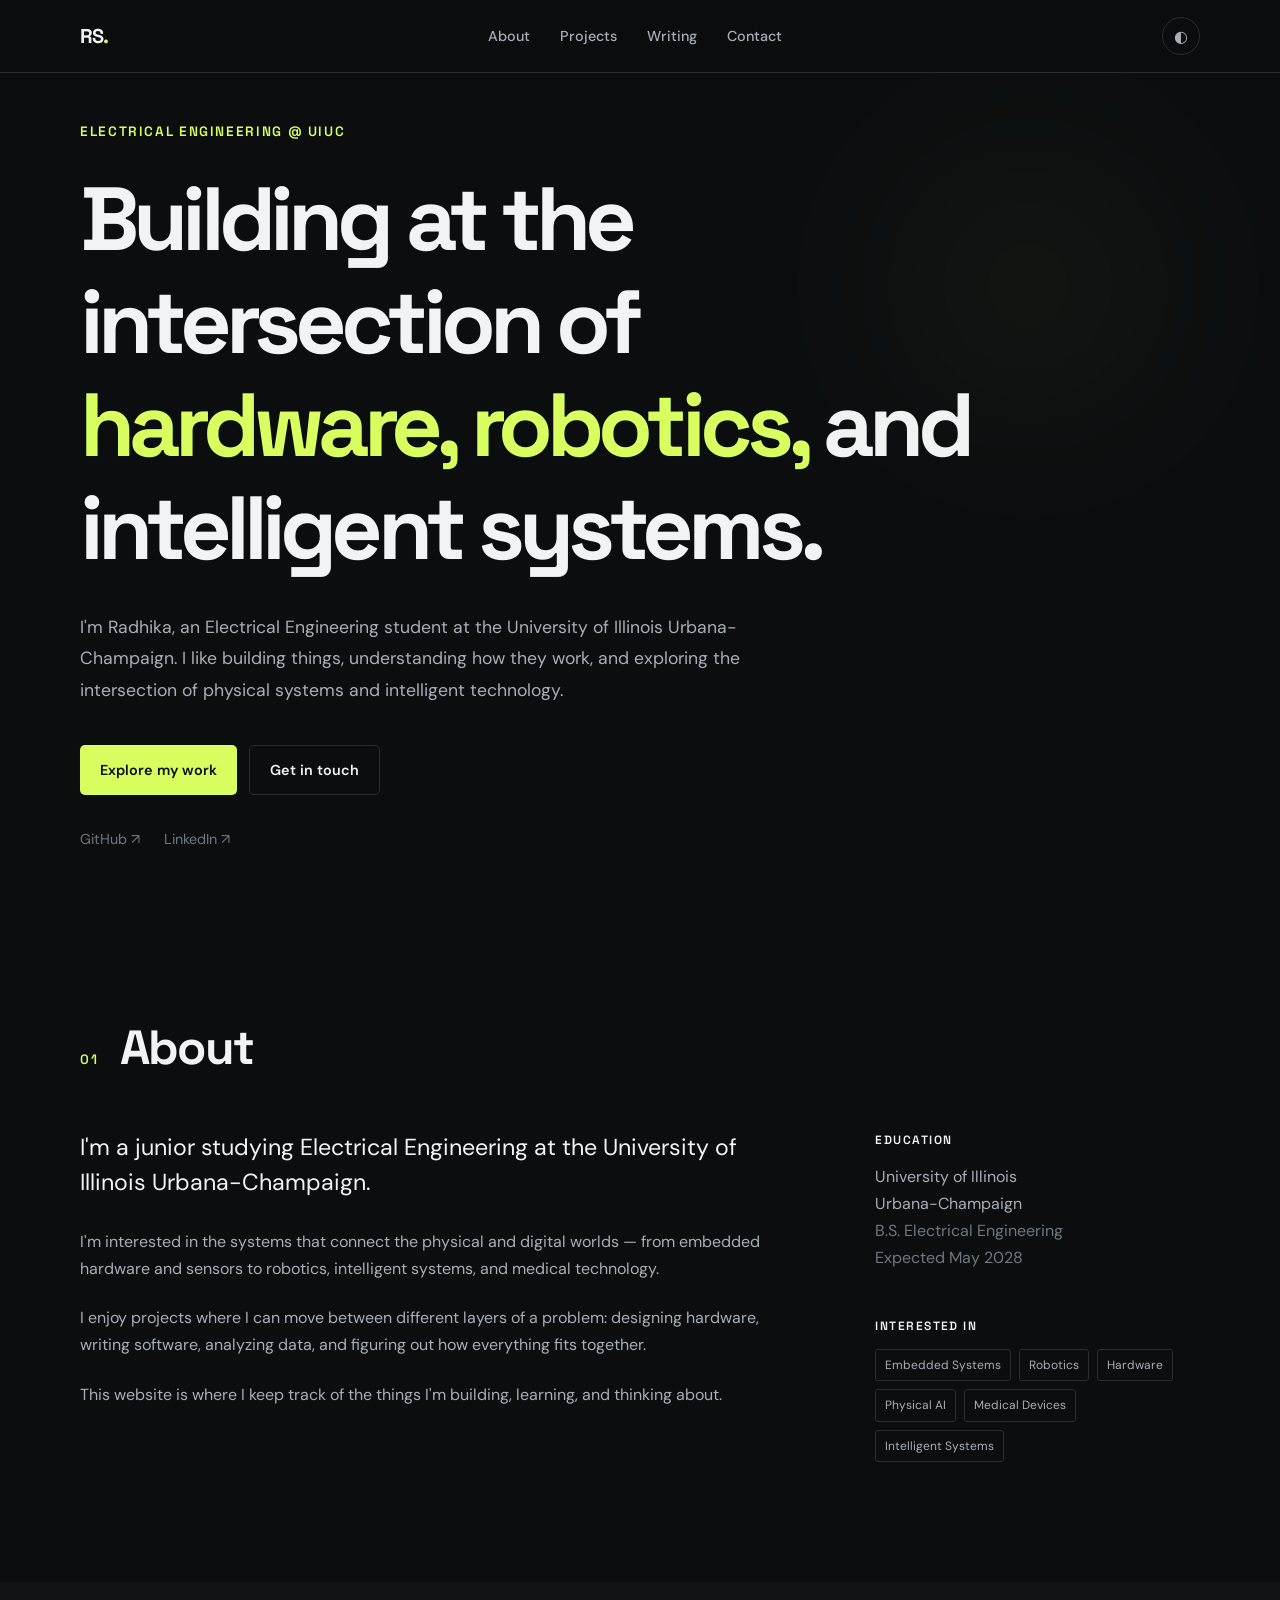
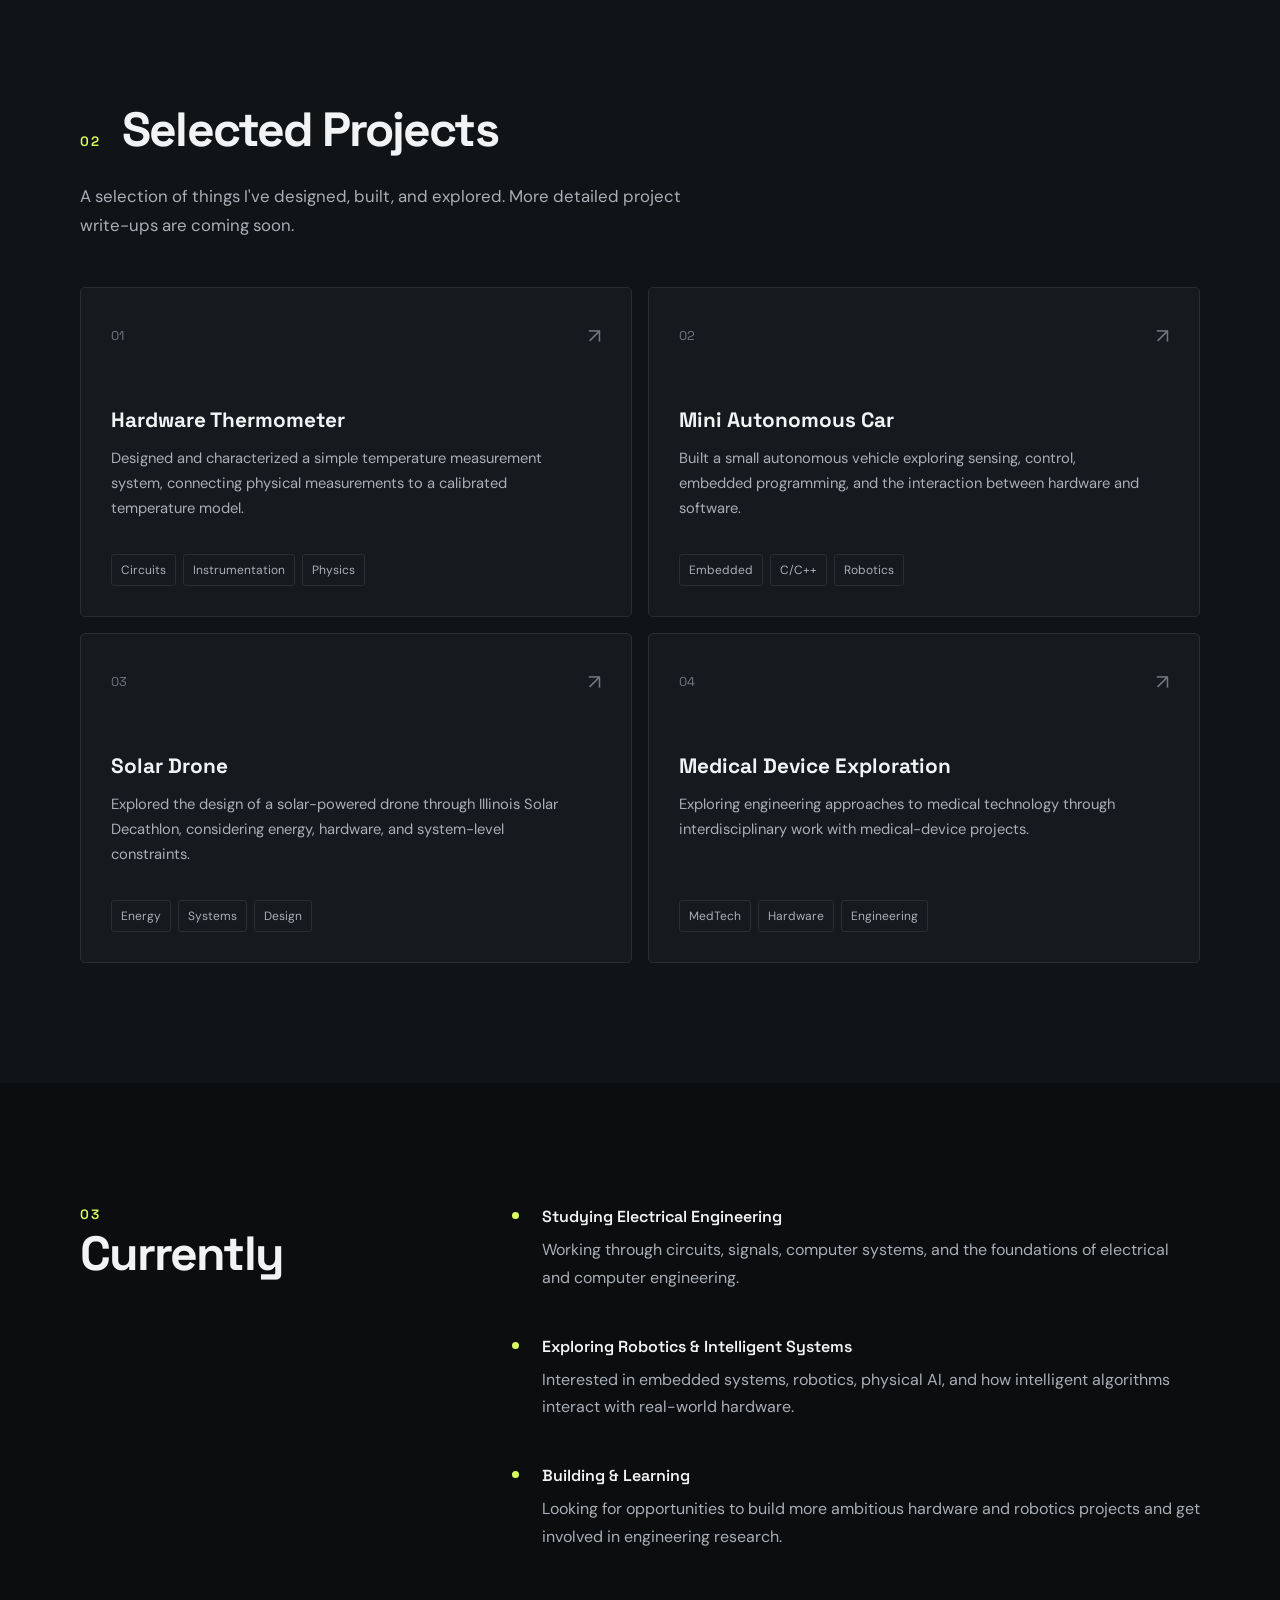
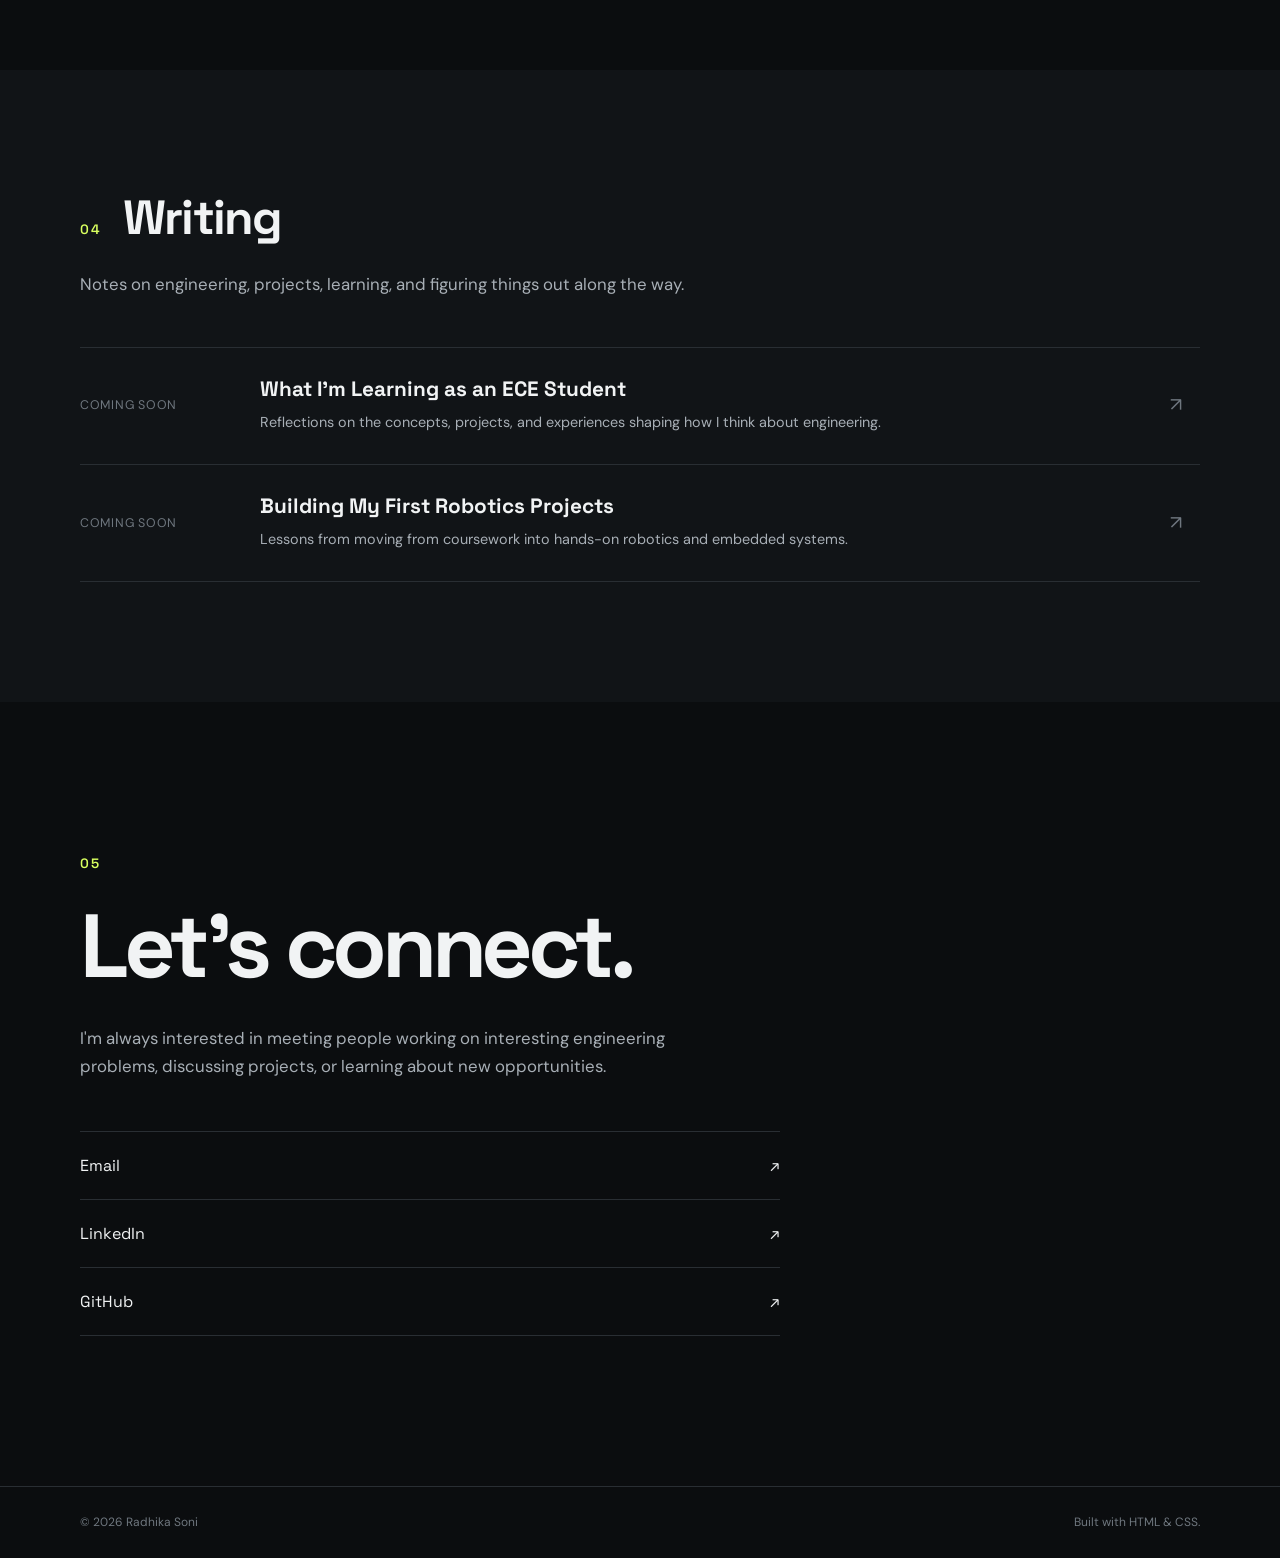
<file: index.html>
<!DOCTYPE html>
<html lang="en">
<head>
    <meta charset="UTF-8">
    <meta name="viewport" content="width=device-width, initial-scale=1.0">

    <title>Radhika Soni | Electrical Engineering</title>
    <meta
        name="description"
        content="Radhika Soni — Electrical Engineering student at the University of Illinois Urbana-Champaign interested in hardware, robotics, embedded systems, and intelligent systems."
    >

    <link rel="stylesheet" href="style.css">

    <!-- Optional: Inter font -->
    <link rel="preconnect" href="https://fonts.googleapis.com">
    <link rel="preconnect" href="https://fonts.gstatic.com" crossorigin>
    <link
        href="https://fonts.googleapis.com/css2?family=DM+Sans:wght@400;500;600;700&family=Space+Grotesk:wght@400;500;600;700&display=swap"
        rel="stylesheet"
    >
</head>

<body>

    <!-- ==================== NAVIGATION ==================== -->

    <header class="navbar">
        <div class="nav-container">

            <a href="#home" class="logo">RS<span>.</span></a>

            <nav class="nav-links">
                <a href="#about">About</a>
                <a href="#projects">Projects</a>
                <a href="#writing">Writing</a>
                <a href="#contact">Contact</a>
            </nav>

            <button
                id="theme-toggle"
                class="theme-toggle"
                aria-label="Toggle dark mode"
                title="Toggle dark mode"
            >
                ◐
            </button>

        </div>
    </header>


    <main>

        <!-- ==================== HERO ==================== -->

        <section id="home" class="hero">
            <div class="container">

                <p class="eyebrow">Electrical Engineering @ UIUC</p>

                <h1>
                    Building at the intersection of
                    <span>hardware, robotics,</span>
                    and intelligent systems.
                </h1>

                <p class="hero-description">
                    I'm Radhika, an Electrical Engineering student at the
                    University of Illinois Urbana-Champaign. I like building
                    things, understanding how they work, and exploring the
                    intersection of physical systems and intelligent technology.
                </p>

                <div class="hero-buttons">
                    <a href="#projects" class="button button-primary">
                        Explore my work
                    </a>

                    <a href="#contact" class="button button-secondary">
                        Get in touch
                    </a>
                </div>

                <div class="hero-links">
                    <a
                        href="https://github.com/radhikas0ni"
                        target="_blank"
                        rel="noopener noreferrer"
                    >
                        GitHub ↗
                    </a>

                    <a
                        href="https://www.linkedin.com/in/radhikasoni1"
                        target="_blank"
                        rel="noopener noreferrer"
                    >
                        LinkedIn ↗
                    </a>
                </div>

            </div>
        </section>


        <!-- ==================== ABOUT ==================== -->

        <section id="about" class="section">
            <div class="container">

                <div class="section-header">
                    <p class="section-number">01</p>
                    <h2>About</h2>
                </div>

                <div class="about-grid">

                    <div class="about-main">

                        <p class="large-text">
                            I'm a junior studying Electrical Engineering at the
                            University of Illinois Urbana-Champaign.
                        </p>

                        <p>
                            I'm interested in the systems that connect the
                            physical and digital worlds — from embedded hardware
                            and sensors to robotics, intelligent systems, and
                            medical technology.
                        </p>

                        <p>
                            I enjoy projects where I can move between different
                            layers of a problem: designing hardware, writing
                            software, analyzing data, and figuring out how
                            everything fits together.
                        </p>

                        <p>
                            This website is where I keep track of the things
                            I'm building, learning, and thinking about.
                        </p>

                    </div>


                    <div class="about-sidebar">

                        <div class="info-block">
                            <p class="info-label">Education</p>
                            <p>
                                University of Illinois<br>
                                Urbana-Champaign
                            </p>
                            <p class="muted">
                                B.S. Electrical Engineering<br>
                                Expected May 2028
                            </p>
                        </div>

                        <div class="info-block">
                            <p class="info-label">Interested in</p>

                            <div class="tag-list">
                                <span>Embedded Systems</span>
                                <span>Robotics</span>
                                <span>Hardware</span>
                                <span>Physical AI</span>
                                <span>Medical Devices</span>
                                <span>Intelligent Systems</span>
                            </div>
                        </div>

                    </div>

                </div>

            </div>
        </section>


        <!-- ==================== PROJECTS ==================== -->

        <section id="projects" class="section section-alt">
            <div class="container">

                <div class="section-header">
                    <p class="section-number">02</p>
                    <h2>Selected Projects</h2>
                </div>

                <p class="section-intro">
                    A selection of things I've designed, built, and explored.
                    More detailed project write-ups are coming soon.
                </p>


                <div class="projects-grid">

                    <!-- PROJECT 1 -->

                    <article class="project-card">

                        <div class="project-top">
                            <span class="project-number">01</span>

                            <a
                                href="#"
                                class="project-arrow"
                                aria-label="View project"
                            >
                                ↗
                            </a>
                        </div>

                        <h3>Hardware Thermometer</h3>

                        <p>
                            Designed and characterized a simple temperature
                            measurement system, connecting physical measurements
                            to a calibrated temperature model.
                        </p>

                        <div class="project-tags">
                            <span>Circuits</span>
                            <span>Instrumentation</span>
                            <span>Physics</span>
                        </div>

                    </article>


                    <!-- PROJECT 2 -->

                    <article class="project-card">

                        <div class="project-top">
                            <span class="project-number">02</span>

                            <a
                                href="#"
                                class="project-arrow"
                                aria-label="View project"
                            >
                                ↗
                            </a>
                        </div>

                        <h3>Mini Autonomous Car</h3>

                        <p>
                            Built a small autonomous vehicle exploring sensing,
                            control, embedded programming, and the interaction
                            between hardware and software.
                        </p>

                        <div class="project-tags">
                            <span>Embedded</span>
                            <span>C/C++</span>
                            <span>Robotics</span>
                        </div>

                    </article>


                    <!-- PROJECT 3 -->

                    <article class="project-card">

                        <div class="project-top">
                            <span class="project-number">03</span>

                            <a
                                href="#"
                                class="project-arrow"
                                aria-label="View project"
                            >
                                ↗
                            </a>
                        </div>

                        <h3>Solar Drone</h3>

                        <p>
                            Explored the design of a solar-powered drone through
                            Illinois Solar Decathlon, considering energy,
                            hardware, and system-level constraints.
                        </p>

                        <div class="project-tags">
                            <span>Energy</span>
                            <span>Systems</span>
                            <span>Design</span>
                        </div>

                    </article>


                    <!-- PROJECT 4 -->

                    <article class="project-card">

                        <div class="project-top">
                            <span class="project-number">04</span>

                            <a
                                href="#"
                                class="project-arrow"
                                aria-label="View project"
                            >
                                ↗
                            </a>
                        </div>

                        <h3>Medical Device Exploration</h3>

                        <p>
                            Exploring engineering approaches to medical
                            technology through interdisciplinary work with
                            medical-device projects.
                        </p>

                        <div class="project-tags">
                            <span>MedTech</span>
                            <span>Hardware</span>
                            <span>Engineering</span>
                        </div>

                    </article>

                </div>

            </div>
        </section>


        <!-- ==================== CURRENTLY ==================== -->

        <section class="section">
            <div class="container">

                <div class="currently-grid">

                    <div>
                        <p class="section-number">03</p>
                        <h2>Currently</h2>
                    </div>

                    <div class="currently-content">

                        <div class="current-item">
                            <span class="current-dot"></span>

                            <div>
                                <p class="current-title">
                                    Studying Electrical Engineering
                                </p>

                                <p>
                                    Working through circuits, signals,
                                    computer systems, and the foundations of
                                    electrical and computer engineering.
                                </p>
                            </div>
                        </div>


                        <div class="current-item">
                            <span class="current-dot"></span>

                            <div>
                                <p class="current-title">
                                    Exploring Robotics & Intelligent Systems
                                </p>

                                <p>
                                    Interested in embedded systems, robotics,
                                    physical AI, and how intelligent algorithms
                                    interact with real-world hardware.
                                </p>
                            </div>
                        </div>


                        <div class="current-item">
                            <span class="current-dot"></span>

                            <div>
                                <p class="current-title">
                                    Building & Learning
                                </p>

                                <p>
                                    Looking for opportunities to build more
                                    ambitious hardware and robotics projects
                                    and get involved in engineering research.
                                </p>
                            </div>
                        </div>

                    </div>

                </div>

            </div>
        </section>


        <!-- ==================== WRITING ==================== -->

        <section id="writing" class="section section-alt">
            <div class="container">

                <div class="section-header">
                    <p class="section-number">04</p>
                    <h2>Writing</h2>
                </div>

                <p class="section-intro">
                    Notes on engineering, projects, learning, and figuring
                    things out along the way.
                </p>


                <div class="writing-list">

                    <article class="writing-item">

                        <div class="writing-date">
                            Coming soon
                        </div>

                        <div>
                            <h3>
                                What I'm Learning as an ECE Student
                            </h3>

                            <p>
                                Reflections on the concepts, projects, and
                                experiences shaping how I think about
                                engineering.
                            </p>
                        </div>

                        <span class="writing-arrow">↗</span>

                    </article>


                    <article class="writing-item">

                        <div class="writing-date">
                            Coming soon
                        </div>

                        <div>
                            <h3>
                                Building My First Robotics Projects
                            </h3>

                            <p>
                                Lessons from moving from coursework into
                                hands-on robotics and embedded systems.
                            </p>
                        </div>

                        <span class="writing-arrow">↗</span>

                    </article>

                </div>

            </div>
        </section>


        <!-- ==================== CONTACT ==================== -->

        <section id="contact" class="section contact-section">
            <div class="container">

                <p class="section-number">05</p>

                <h2>Let's connect.</h2>

                <p class="contact-description">
                    I'm always interested in meeting people working on
                    interesting engineering problems, discussing projects,
                    or learning about new opportunities.
                </p>

                <div class="contact-links">

                    <a
                        href="mailto:YOUR_EMAIL@example.com"
                        class="contact-link"
                    >
                        <span>Email</span>
                        <span>↗</span>
                    </a>

                    <a
                        href="https://www.linkedin.com/in/radhikasoni1"
                        target="_blank"
                        rel="noopener noreferrer"
                        class="contact-link"
                    >
                        <span>LinkedIn</span>
                        <span>↗</span>
                    </a>

                    <a
                        href="https://github.com/radhikas0ni"
                        target="_blank"
                        rel="noopener noreferrer"
                        class="contact-link"
                    >
                        <span>GitHub</span>
                        <span>↗</span>
                    </a>

                </div>

            </div>
        </section>

    </main>


    <!-- ==================== FOOTER ==================== -->

    <footer>
        <div class="container footer-content">

            <p>
                © 2026 Radhika Soni
            </p>

            <p>
                Built with HTML & CSS.
            </p>

        </div>
    </footer>


    <!-- ==================== JAVASCRIPT ==================== -->

    <script>
        const themeToggle = document.getElementById("theme-toggle");

        const savedTheme = localStorage.getItem("theme");

        if (savedTheme === "light") {
            document.body.classList.add("light-mode");
        }

        themeToggle.addEventListener("click", () => {
            document.body.classList.toggle("light-mode");

            const isLight =
                document.body.classList.contains("light-mode");

            localStorage.setItem(
                "theme",
                isLight ? "light" : "dark"
            );
        });
    </script>

</body>
</html>
</file>
<file: style.css>
/* =========================================================
   ROOT / VARIABLES
   ========================================================= */

:root {
    --background: #0b0d0f;
    --background-alt: #111417;
    --surface: #161a1e;

    --text: #f1f3f4;
    --text-secondary: #a8afb6;
    --text-muted: #6f777f;

    --border: #292e33;

    --accent: #d8ff5f;
    --accent-dark: #aeca3d;

    --max-width: 1120px;

    --font-body: "DM Sans", sans-serif;
    --font-heading: "Space Grotesk", sans-serif;

    --transition: 180ms ease;
}


/* =========================================================
   LIGHT MODE
   ========================================================= */

body.light-mode {
    --background: #f7f7f5;
    --background-alt: #ededeb;
    --surface: #ffffff;

    --text: #141619;
    --text-secondary: #555b61;
    --text-muted: #7b8186;

    --border: #dcdedb;

    --accent: #5c7600;
    --accent-dark: #435700;
}


/* =========================================================
   RESET
   ========================================================= */

* {
    margin: 0;
    padding: 0;
    box-sizing: border-box;
}

html {
    scroll-behavior: smooth;
    scroll-padding-top: 90px;
}

body {
    background: var(--background);
    color: var(--text);

    font-family: var(--font-body);
    font-size: 16px;
    line-height: 1.7;

    transition:
        background var(--transition),
        color var(--transition);
}

a {
    color: inherit;
    text-decoration: none;
}

button {
    font-family: inherit;
}

::selection {
    background: var(--accent);
    color: #000;
}


/* =========================================================
   GLOBAL
   ========================================================= */

.container {
    width: min(
        calc(100% - 48px),
        var(--max-width)
    );

    margin: 0 auto;
}

.section {
    padding: 120px 0;
}

.section-alt {
    background: var(--background-alt);
}

.section-header {
    display: flex;
    align-items: baseline;
    gap: 22px;

    margin-bottom: 55px;
}

.section-number {
    color: var(--accent);

    font-family: var(--font-heading);
    font-size: 0.85rem;
    font-weight: 600;

    letter-spacing: 0.12em;
}

h1,
h2,
h3 {
    font-family: var(--font-heading);
    line-height: 1.15;
}

h2 {
    font-size: clamp(2rem, 4vw, 3rem);
    letter-spacing: -0.04em;
}

h3 {
    font-size: 1.3rem;
}

p {
    color: var(--text-secondary);
}

.muted {
    color: var(--text-muted);
}


/* =========================================================
   NAVBAR
   ========================================================= */

.navbar {
    position: fixed;
    z-index: 1000;

    top: 0;
    left: 0;

    width: 100%;

    background: color-mix(
        in srgb,
        var(--background) 88%,
        transparent
    );

    backdrop-filter: blur(14px);

    border-bottom: 1px solid var(--border);
}

.nav-container {
    width: min(
        calc(100% - 48px),
        var(--max-width)
    );

    height: 72px;

    margin: 0 auto;

    display: flex;
    align-items: center;
    justify-content: space-between;
}

.logo {
    font-family: var(--font-heading);
    font-size: 1.25rem;
    font-weight: 700;
    letter-spacing: -0.04em;
}

.logo span {
    color: var(--accent);
}

.nav-links {
    display: flex;
    align-items: center;
    gap: 30px;
}

.nav-links a {
    color: var(--text-secondary);

    font-size: 0.9rem;
    font-weight: 500;

    transition: color var(--transition);
}

.nav-links a:hover {
    color: var(--text);
}

.theme-toggle {
    width: 38px;
    height: 38px;

    border: 1px solid var(--border);
    border-radius: 50%;

    background: transparent;
    color: var(--text-secondary);

    cursor: pointer;

    font-size: 1rem;

    transition:
        border-color var(--transition),
        color var(--transition),
        transform var(--transition);
}

.theme-toggle:hover {
    color: var(--text);
    border-color: var(--text-muted);
    transform: rotate(20deg);
}


/* =========================================================
   HERO
   ========================================================= */

.hero {
    min-height: 100vh;

    display: flex;
    align-items: center;

    padding-top: 72px;

    position: relative;
}

.hero::before {
    content: "";

    position: absolute;

    top: 15%;
    right: 8%;

    width: 300px;
    height: 300px;

    background: var(--accent);

    opacity: 0.035;

    border-radius: 50%;

    filter: blur(90px);

    pointer-events: none;
}

.eyebrow {
    margin-bottom: 24px;

    color: var(--accent);

    font-family: var(--font-heading);
    font-size: 0.85rem;
    font-weight: 600;

    letter-spacing: 0.12em;
    text-transform: uppercase;
}

.hero h1 {
    max-width: 900px;

    font-size: clamp(
        3.2rem,
        7vw,
        6.3rem
    );

    letter-spacing: -0.065em;
}

.hero h1 span {
    color: var(--accent);
}

.hero-description {
    max-width: 680px;

    margin-top: 32px;

    font-size: 1.1rem;
    line-height: 1.8;
}

.hero-buttons {
    display: flex;
    flex-wrap: wrap;

    gap: 12px;

    margin-top: 38px;
}

.button {
    display: inline-flex;

    align-items: center;
    justify-content: center;

    padding: 12px 20px;

    border-radius: 5px;

    font-size: 0.9rem;
    font-weight: 600;

    transition:
        transform var(--transition),
        background var(--transition),
        border-color var(--transition);
}

.button:hover {
    transform: translateY(-2px);
}

.button-primary {
    background: var(--accent);
    color: #0a0c0d;
}

.button-primary:hover {
    background: var(--accent-dark);
}

.button-secondary {
    border: 1px solid var(--border);
    color: var(--text);
}

.button-secondary:hover {
    border-color: var(--text-muted);
}

.hero-links {
    display: flex;
    gap: 24px;

    margin-top: 32px;
}

.hero-links a {
    color: var(--text-muted);

    font-size: 0.9rem;

    transition: color var(--transition);
}

.hero-links a:hover {
    color: var(--accent);
}


/* =========================================================
   ABOUT
   ========================================================= */

.about-grid {
    display: grid;

    grid-template-columns:
        minmax(0, 1.5fr)
        minmax(260px, 0.7fr);

    gap: 100px;
}

.about-main p {
    max-width: 680px;

    margin-bottom: 22px;
}

.about-main .large-text {
    color: var(--text);

    font-size: 1.45rem;
    line-height: 1.5;

    margin-bottom: 28px;
}

.about-sidebar {
    display: flex;
    flex-direction: column;

    gap: 45px;
}

.info-label {
    margin-bottom: 12px;

    color: var(--text);

    font-family: var(--font-heading);
    font-size: 0.75rem;
    font-weight: 600;

    letter-spacing: 0.12em;
    text-transform: uppercase;
}

.tag-list {
    display: flex;
    flex-wrap: wrap;

    gap: 8px;
}

.tag-list span,
.project-tags span {
    padding: 5px 9px;

    border: 1px solid var(--border);
    border-radius: 3px;

    color: var(--text-secondary);

    font-size: 0.75rem;
}


/* =========================================================
   PROJECTS
   ========================================================= */

.section-intro {
    max-width: 620px;

    margin-top: -30px;
    margin-bottom: 48px;

    font-size: 1.05rem;
}

.projects-grid {
    display: grid;

    grid-template-columns:
        repeat(2, minmax(0, 1fr));

    gap: 16px;
}

.project-card {
    min-height: 330px;

    padding: 30px;

    display: flex;
    flex-direction: column;

    background: var(--surface);

    border: 1px solid var(--border);
    border-radius: 5px;

    transition:
        transform var(--transition),
        border-color var(--transition);
}

.project-card:hover {
    transform: translateY(-4px);
    border-color: var(--text-muted);
}

.project-top {
    display: flex;

    align-items: center;
    justify-content: space-between;

    margin-bottom: 55px;
}

.project-number {
    color: var(--text-muted);

    font-family: var(--font-heading);
    font-size: 0.8rem;
}

.project-arrow {
    color: var(--text-muted);

    font-size: 1.3rem;

    transition:
        color var(--transition),
        transform var(--transition);
}

.project-card:hover .project-arrow {
    color: var(--accent);
    transform: translate(3px, -3px);
}

.project-card h3 {
    margin-bottom: 14px;
}

.project-card > p {
    max-width: 470px;

    font-size: 0.92rem;
}

.project-tags {
    display: flex;
    flex-wrap: wrap;

    gap: 7px;

    margin-top: auto;
    padding-top: 28px;
}


/* =========================================================
   CURRENTLY
   ========================================================= */

.currently-grid {
    display: grid;

    grid-template-columns: 0.65fr 1.35fr;

    gap: 100px;
}

.currently-content {
    display: flex;
    flex-direction: column;

    gap: 42px;
}

.current-item {
    display: grid;

    grid-template-columns: 10px 1fr;

    gap: 20px;
}

.current-dot {
    width: 7px;
    height: 7px;

    margin-top: 9px;

    border-radius: 50%;

    background: var(--accent);
}

.current-title {
    margin-bottom: 6px;

    color: var(--text);

    font-family: var(--font-heading);
    font-weight: 600;
}


/* =========================================================
   WRITING
   ========================================================= */

.writing-list {
    border-top: 1px solid var(--border);
}

.writing-item {
    display: grid;

    grid-template-columns: 150px 1fr 30px;

    align-items: center;

    gap: 30px;

    padding: 30px 0;

    border-bottom: 1px solid var(--border);

    transition: padding var(--transition);
}

.writing-item:hover {
    padding-left: 8px;
}

.writing-date {
    color: var(--text-muted);

    font-size: 0.78rem;
    text-transform: uppercase;
    letter-spacing: 0.06em;
}

.writing-item h3 {
    margin-bottom: 8px;
}

.writing-item p {
    max-width: 650px;

    font-size: 0.9rem;
}

.writing-arrow {
    color: var(--text-muted);

    font-size: 1.2rem;

    transition: color var(--transition);
}

.writing-item:hover .writing-arrow {
    color: var(--accent);
}


/* =========================================================
   CONTACT
   ========================================================= */

.contact-section {
    padding-top: 150px;
    padding-bottom: 150px;
}

.contact-section h2 {
    max-width: 700px;

    margin-top: 20px;

    font-size: clamp(
        3rem,
        7vw,
        6rem
    );

    letter-spacing: -0.06em;
}

.contact-description {
    max-width: 600px;

    margin-top: 25px;

    font-size: 1.05rem;
}

.contact-links {
    max-width: 700px;

    margin-top: 50px;

    border-top: 1px solid var(--border);
}

.contact-link {
    display: flex;

    justify-content: space-between;
    align-items: center;

    padding: 20px 0;

    border-bottom: 1px solid var(--border);

    font-family: var(--font-heading);
    font-size: 1rem;

    transition:
        color var(--transition),
        padding var(--transition);
}

.contact-link:hover {
    padding-left: 8px;
    color: var(--accent);
}


/* =========================================================
   FOOTER
   ========================================================= */

footer {
    border-top: 1px solid var(--border);

    padding: 25px 0;
}

.footer-content {
    display: flex;

    justify-content: space-between;

    gap: 20px;
}

.footer-content p {
    color: var(--text-muted);

    font-size: 0.75rem;
}


/* =========================================================
   RESPONSIVE
   ========================================================= */

@media (max-width: 800px) {

    .section {
        padding: 90px 0;
    }

    .nav-links {
        display: none;
    }

    .hero {
        min-height: 90vh;
    }

    .hero h1 {
        font-size: clamp(
            3rem,
            13vw,
            5rem
        );
    }

    .about-grid {
        grid-template-columns: 1fr;

        gap: 55px;
    }

    .projects-grid {
        grid-template-columns: 1fr;
    }

    .currently-grid {
        grid-template-columns: 1fr;

        gap: 55px;
    }

    .writing-item {
        grid-template-columns: 1fr 25px;

        gap: 10px;
    }

    .writing-date {
        grid-column: 1 / -1;

        margin-bottom: 2px;
    }

    .writing-item h3 {
        font-size: 1.1rem;
    }

    .contact-section {
        padding-top: 100px;
        padding-bottom: 100px;
    }
}


@media (max-width: 500px) {

    .container,
    .nav-container {
        width: min(
            calc(100% - 32px),
            var(--max-width)
        );
    }

    .hero-description {
        font-size: 1rem;
    }

    .hero-buttons {
        flex-direction: column;

        align-items: stretch;
    }

    .button {
        width: 100%;
    }

    .project-card {
        min-height: 300px;

        padding: 24px;
    }

    .project-top {
        margin-bottom: 45px;
    }

    .footer-content {
        flex-direction: column;
    }
}


/* =========================================================
   REDUCED MOTION
   ========================================================= */

@media (prefers-reduced-motion: reduce) {

    html {
        scroll-behavior: auto;
    }

    *,
    *::before,
    *::after {
        transition: none !important;
    }
}
</file>
